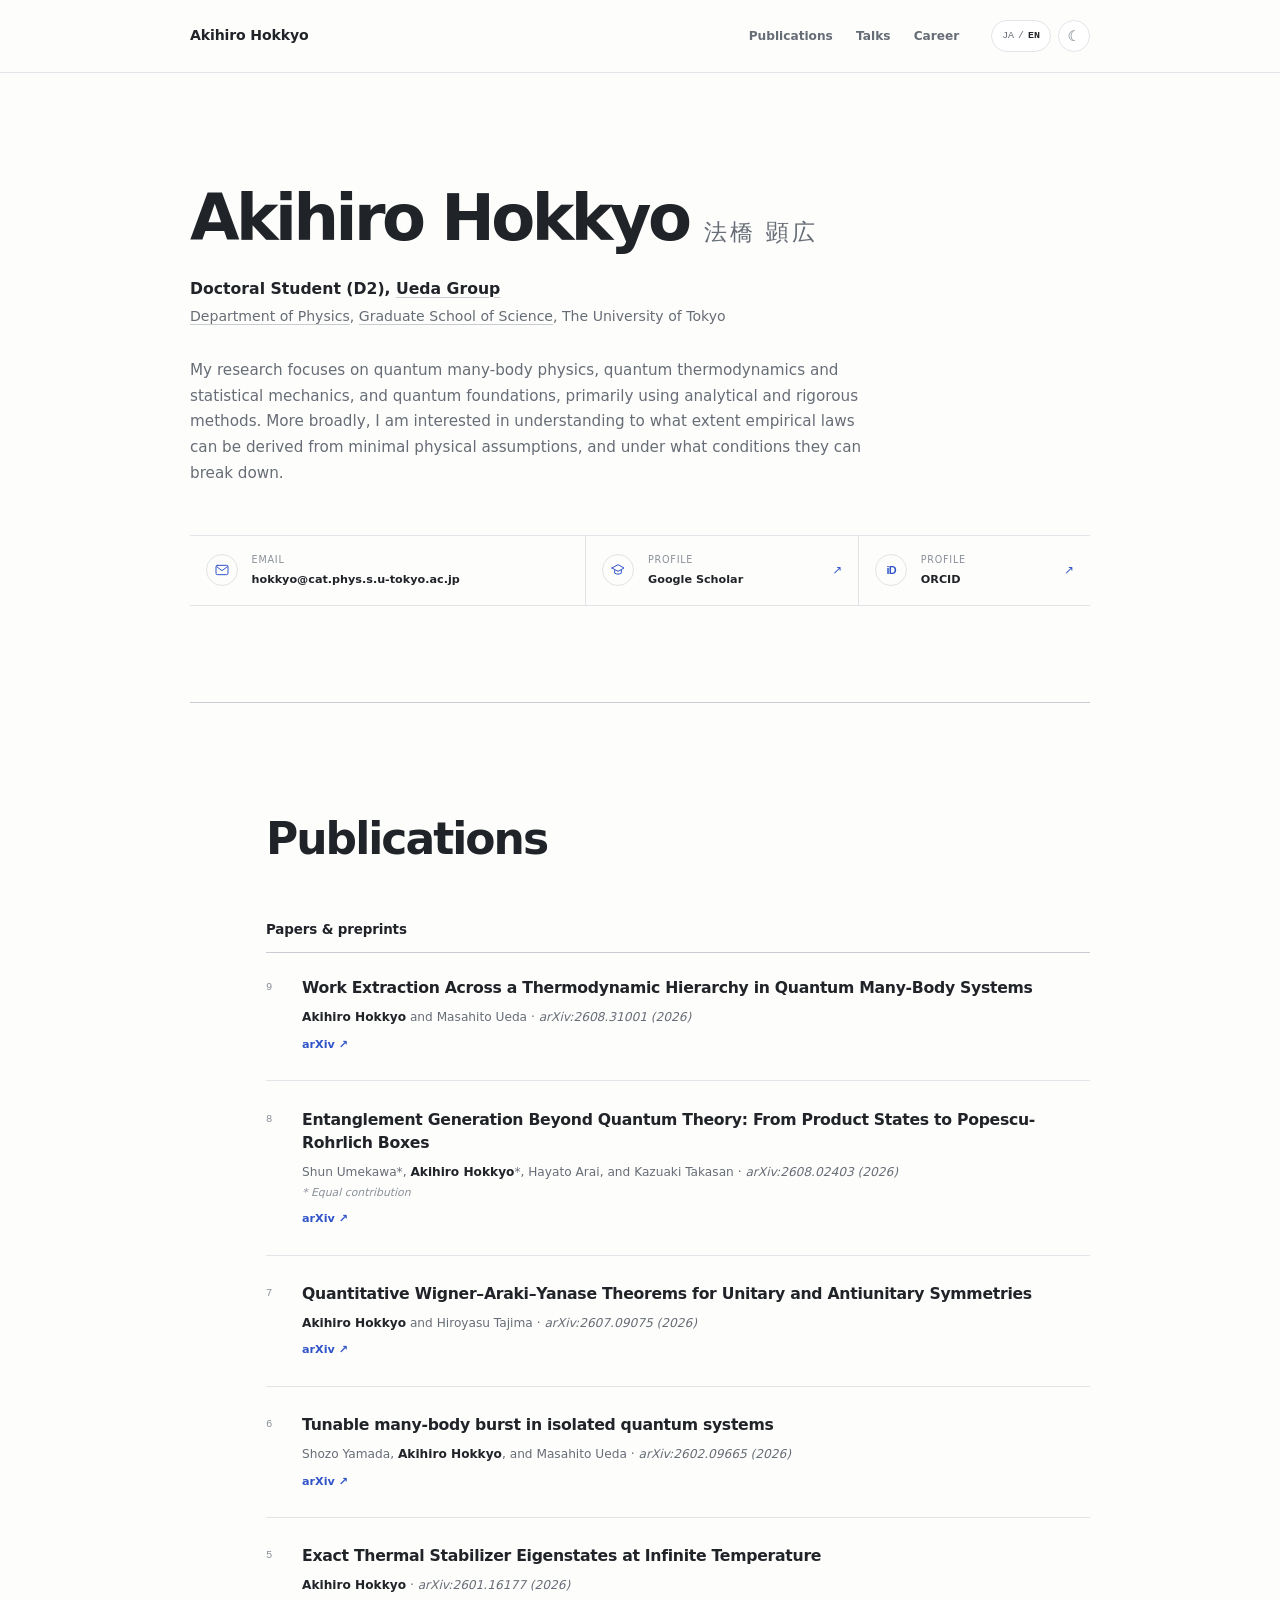
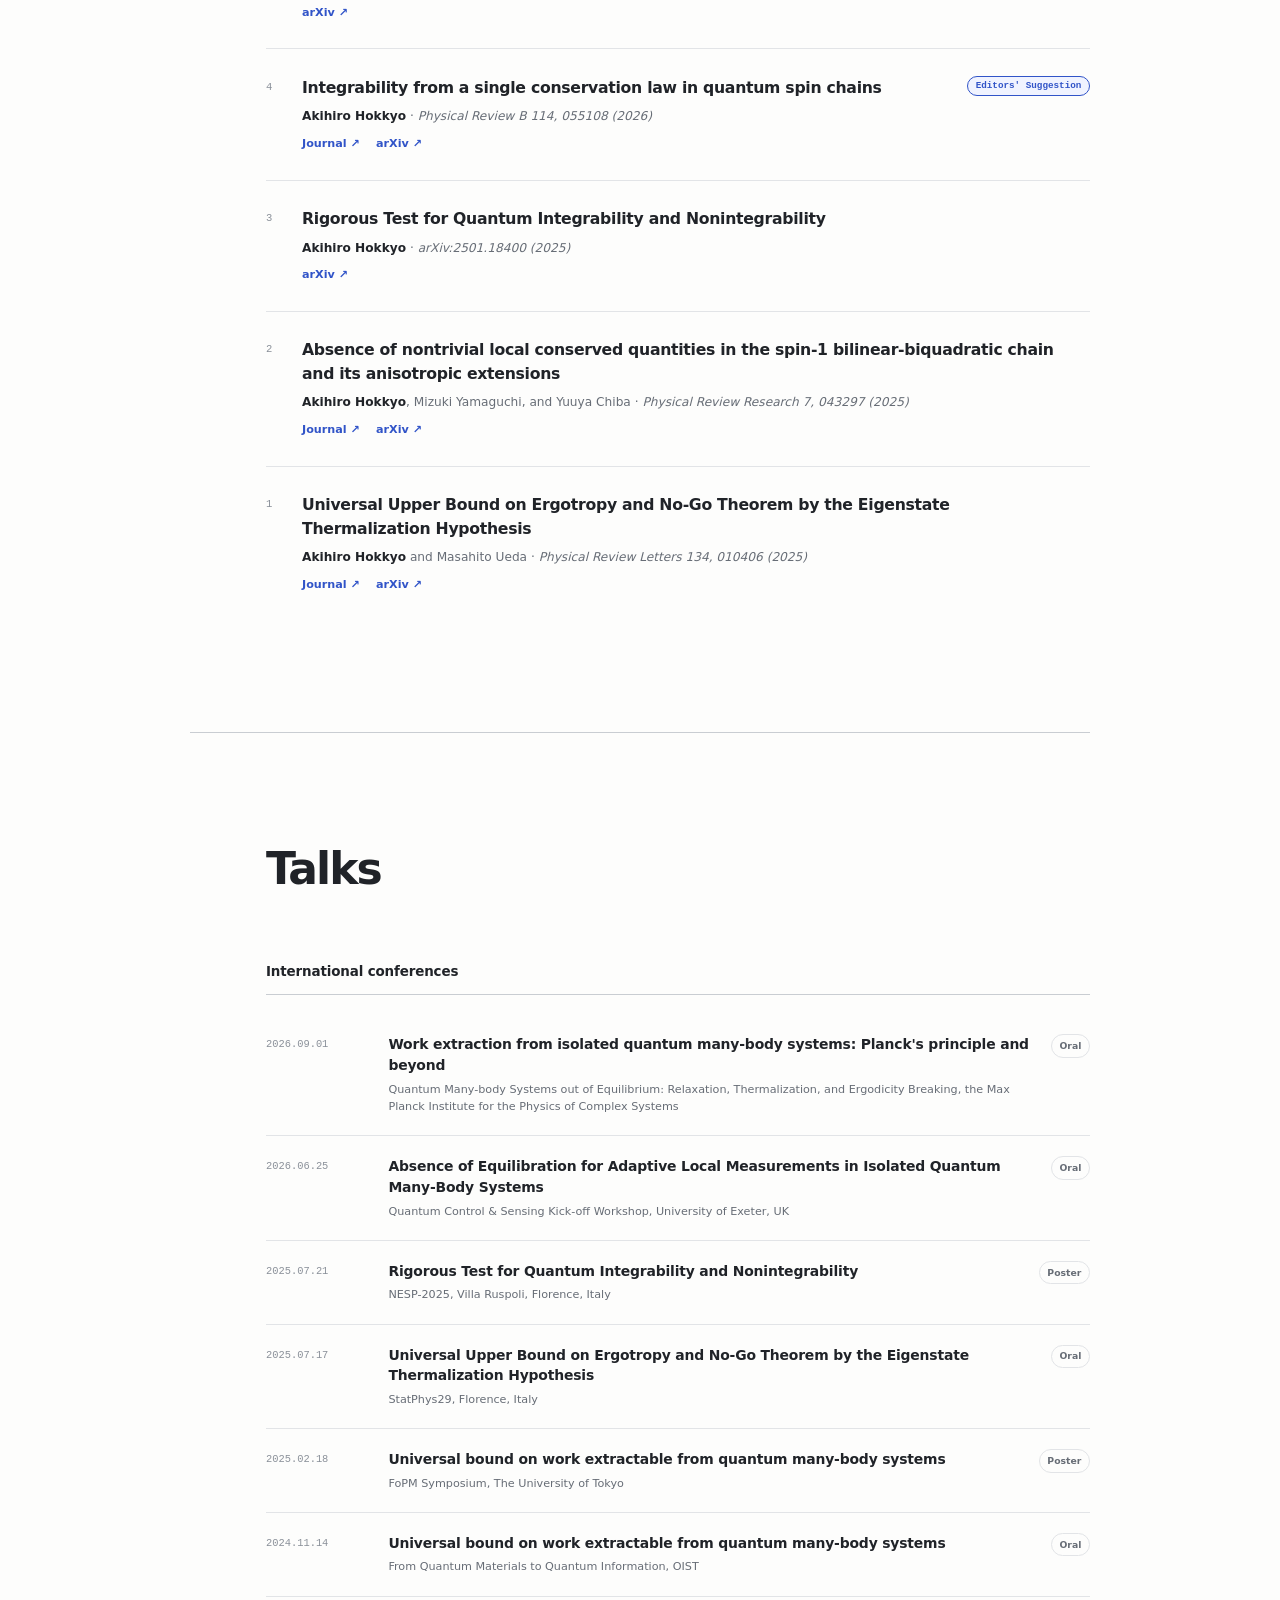
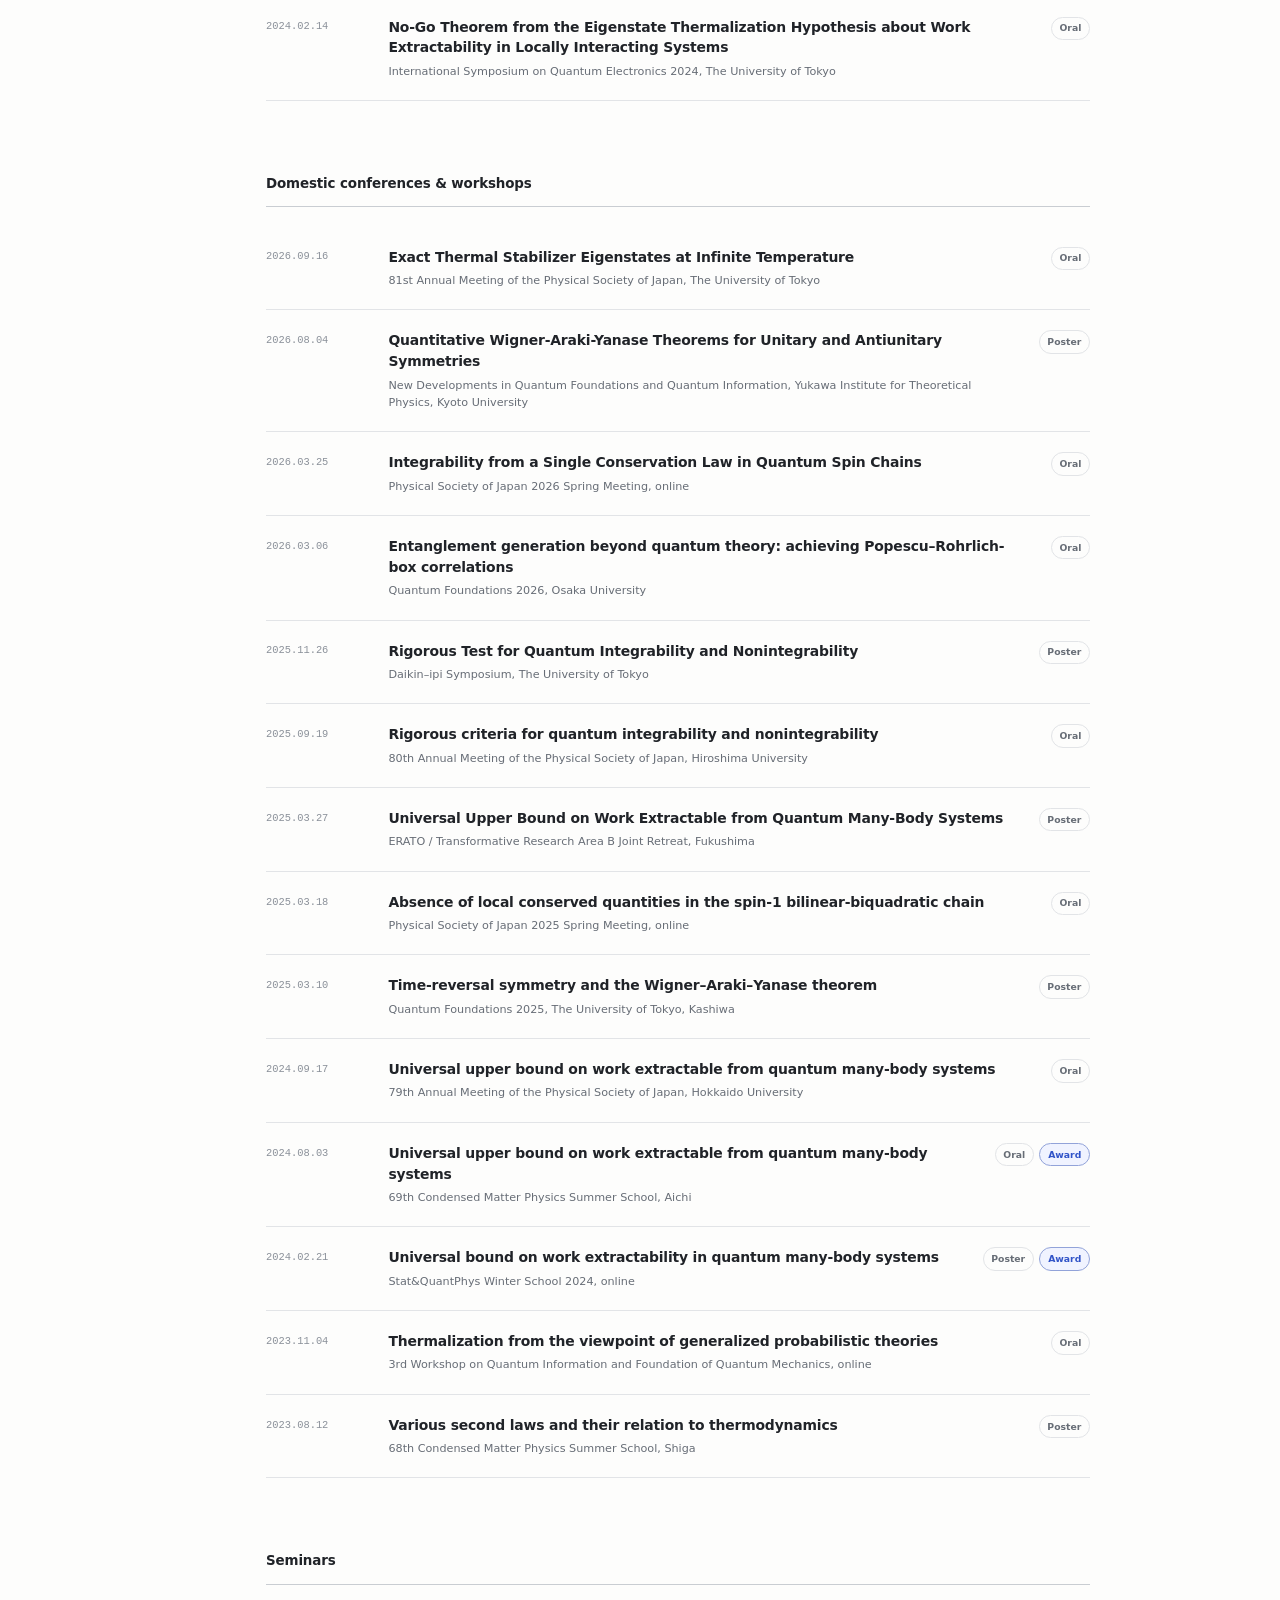
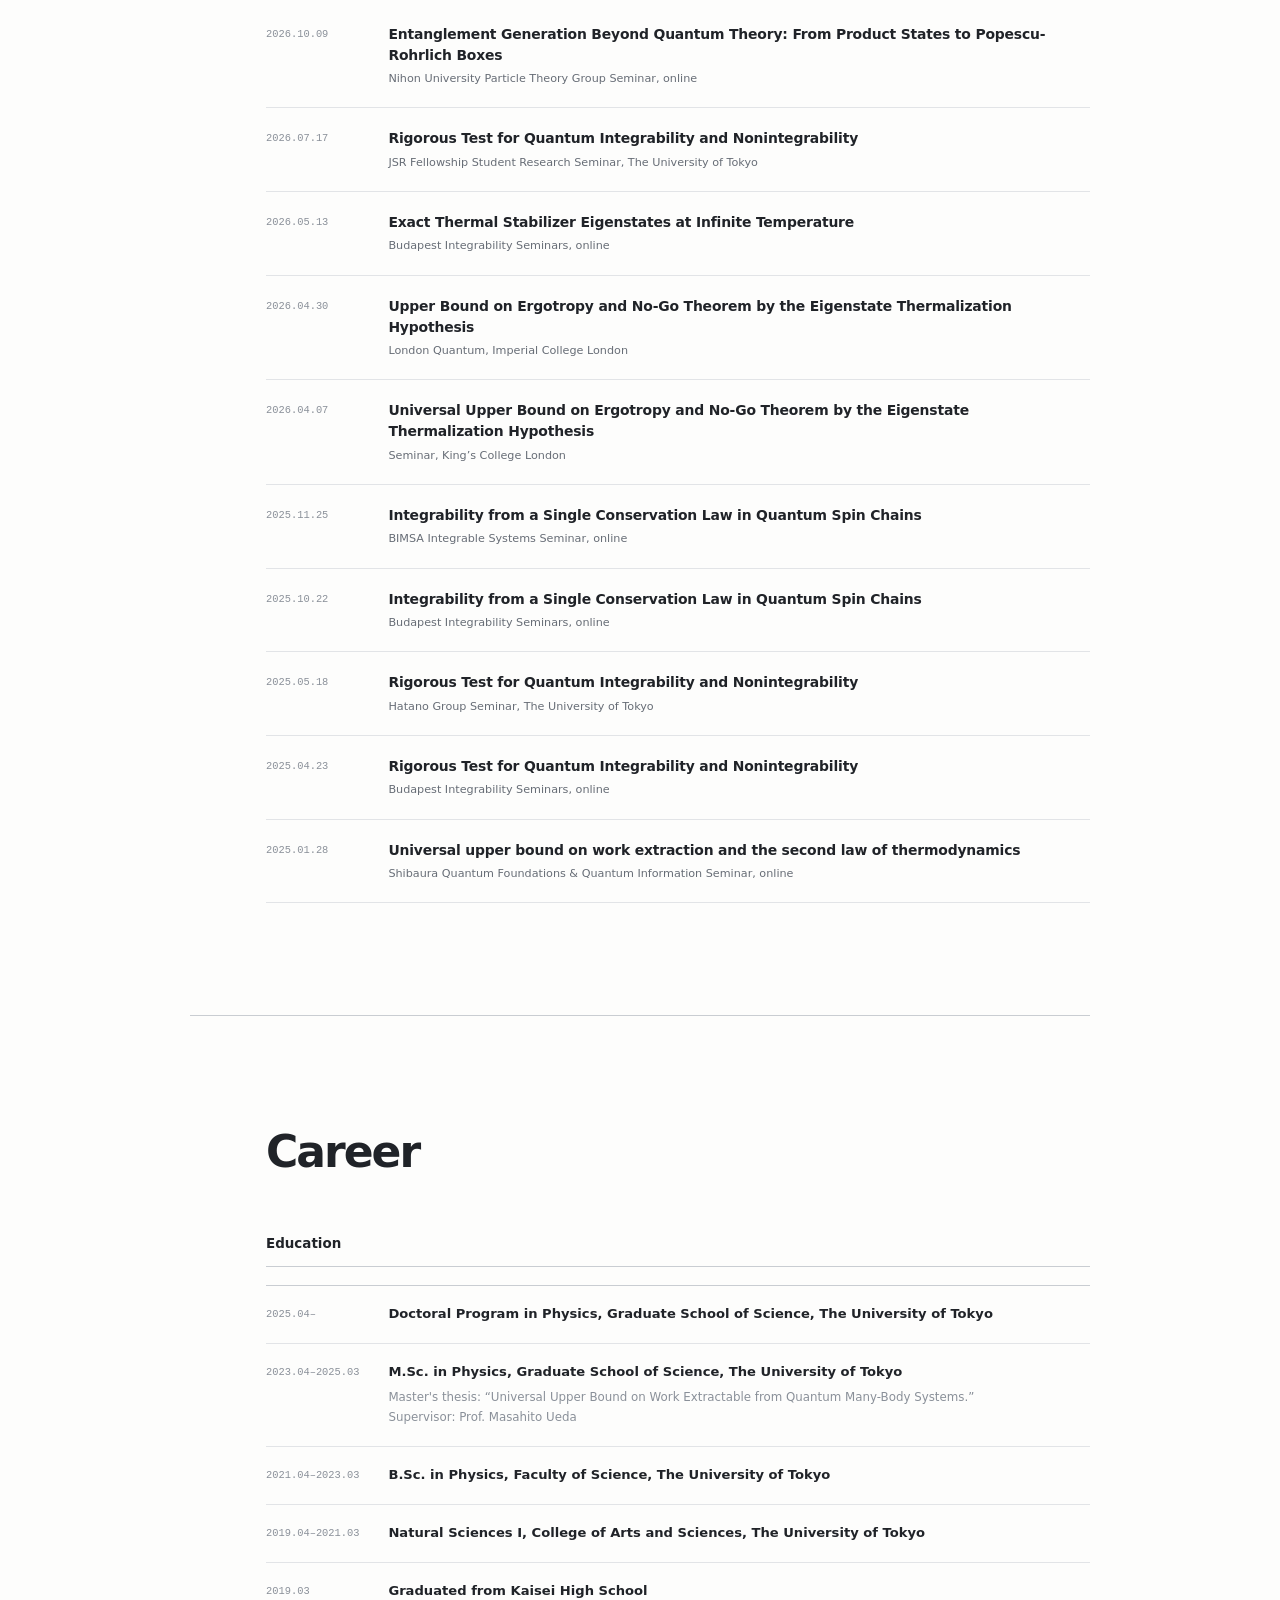
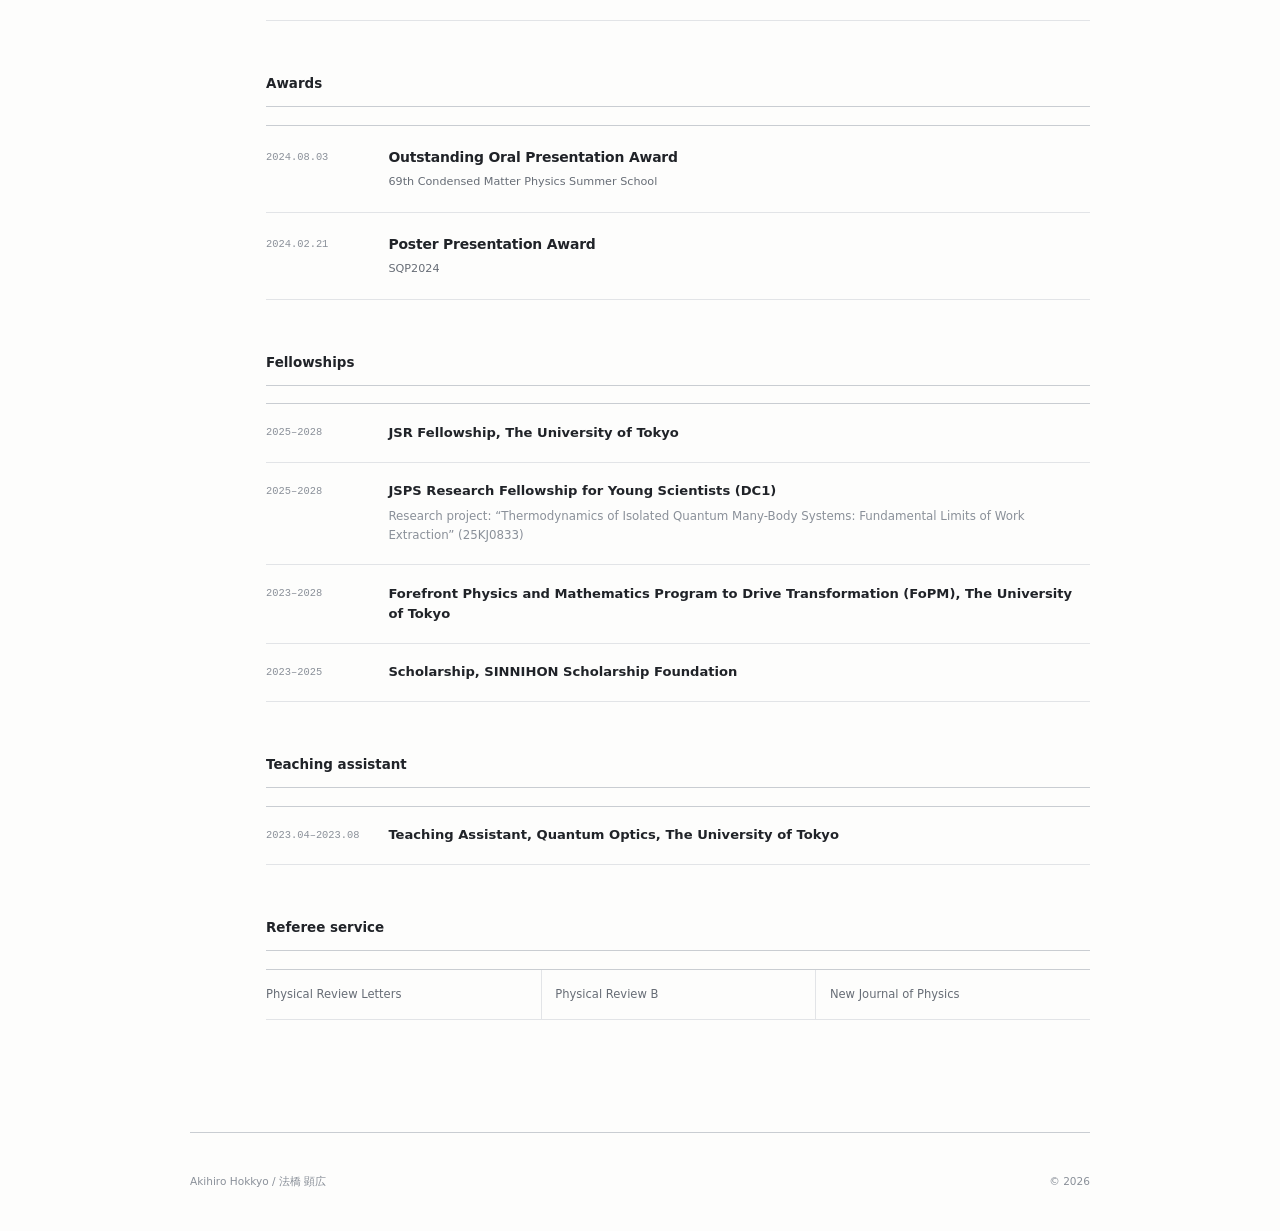
<file: index.html>
<!DOCTYPE html>
<html lang="en" data-theme="light">
  <head>
    <meta charset="UTF-8">
    <meta name="viewport" content="width=device-width, initial-scale=1">
    <meta
      name="description"
      content="Akihiro Hokkyo is a doctoral student at the University of Tokyo working on quantum many-body physics, quantum thermodynamics, and quantum foundations."
    >
    <meta property="og:type" content="profile">
    <meta property="og:title" content="Akihiro Hokkyo | Theoretical Physics">
    <meta
      property="og:description"
      content="Research in quantum many-body physics, quantum thermodynamics and statistical mechanics, and quantum foundations."
    >
    <meta property="og:locale" content="en_US">
    <meta property="og:locale:alternate" content="ja_JP">
    <meta name="twitter:card" content="summary">
    <meta
      name="theme-color"
      content="#fdfdfc"
      media="(prefers-color-scheme: light)"
    >
    <meta
      name="theme-color"
      content="#151719"
      media="(prefers-color-scheme: dark)"
    >
    <link rel="canonical" href="https://akihiro-hokkyo.github.io/">
    <title>Akihiro Hokkyo (法橋 顕広) | Theoretical Physics</title>
    <link rel="icon" href="./assets/favicon.svg" type="image/svg+xml">
    <link rel="stylesheet" href="./styles.css">
    <script src="./content.js" defer></script>
    <script src="./script.js" defer></script>
  </head>
  <body>
    <a class="skip-link" href="#main-content" data-copy="skip"
      >Skip to content</a
    >

    <header class="site-header">
      <div class="header-inner">
        <a class="brand" href="#top" aria-label="Akihiro Hokkyo — home">
          Akihiro Hokkyo
        </a>
        <nav
          class="site-nav"
          id="primary-navigation"
          aria-label="Primary navigation"
        >
          <a href="#publications" data-copy="nav.publications">Publications</a>
          <a href="#talks" data-copy="nav.talks">Talks</a>
          <a href="#career" data-copy="nav.career">Career</a>
        </nav>
        <div class="header-actions">
          <button
            class="language-toggle"
            id="language-toggle"
            type="button"
            aria-label="日本語に切り替える"
          >
            <span data-language="ja">JA</span>
            <span aria-hidden="true">/</span>
            <span data-language="en">EN</span>
          </button>
          <button
            class="theme-toggle"
            id="theme-toggle"
            type="button"
            aria-label="Use dark mode"
            title="Use dark mode"
          >
            <span aria-hidden="true">☾</span>
          </button>
        </div>
      </div>
    </header>

    <main id="main-content" class="page-shell">
      <section id="top" class="intro">
        <h1>
          Akihiro Hokkyo
          <span lang="ja">法橋 顕広</span>
        </h1>
        <p class="role" id="profile-role">Doctoral Student (D2), Ueda Group</p>
        <p class="affiliation" id="profile-affiliation">
          Department of Physics, Graduate School of Science, The University of
          Tokyo
        </p>
        <p class="intro-copy" id="profile-intro">
          My research focuses on quantum many-body physics, quantum
          thermodynamics and statistical mechanics, and quantum foundations,
          primarily using analytical and rigorous methods. More broadly, I am
          interested in understanding to what extent empirical laws can be
          derived from minimal physical assumptions, and under what conditions
          they can break down.
        </p>

        <nav
          class="profile-links"
          id="profile-links"
          aria-label="Research profiles and contact"
        >
          <a id="email-link" href="mailto:hokkyo@cat.phys.s.u-tokyo.ac.jp">
            <span class="profile-icon" aria-hidden="true">
              <svg viewBox="0 0 24 24">
                <rect x="3" y="5" width="18" height="14" rx="2"></rect>
                <path d="m4 7 8 6 8-6"></path>
              </svg>
            </span>
            <span>
              <small data-copy="email">Email</small>
              <strong id="email-text">hokkyo@cat.phys.s.u-tokyo.ac.jp</strong>
            </span>
          </a>
          <a
            id="scholar-link"
            href="https://scholar.google.com/citations?user=IoTFpAIAAAAJ"
            target="_blank"
            rel="noopener noreferrer"
          >
            <span class="profile-icon" aria-hidden="true">
              <svg viewBox="0 0 24 24">
                <path d="m3 9 9-5 9 5-9 5-9-5Z"></path>
                <path d="M7 12.5v4.1c2.8 2.2 7.2 2.2 10 0v-4.1"></path>
              </svg>
            </span>
            <span>
              <small>Profile</small>
              <strong data-copy="scholar">Google Scholar</strong>
            </span>
            <span class="link-arrow" aria-hidden="true">↗</span>
          </a>
          <a
            id="orcid-link"
            href="https://orcid.org/0009-0009-0850-3167"
            target="_blank"
            rel="noopener noreferrer"
          >
            <span class="profile-icon orcid-icon" aria-hidden="true">iD</span>
            <span>
              <small>Profile</small>
              <strong data-copy="orcid">ORCID</strong>
            </span>
            <span class="link-arrow" aria-hidden="true">↗</span>
          </a>
        </nav>
      </section>

      <section
        id="publications"
        class="content-section"
        aria-labelledby="publications-title"
      >
        <div class="section-heading">
          <h2 id="publications-title" data-copy="publications">Publications</h2>
        </div>
        <div class="subsection">
          <h3 data-copy="papers">Papers &amp; preprints</h3>
          <ol class="publication-list" id="publication-list"></ol>
        </div>
      </section>

      <section id="talks" class="content-section" aria-labelledby="talks-title">
        <div class="section-heading">
          <div>
            <h2 id="talks-title" data-copy="talks">Talks</h2>
            <p class="section-note" data-copy="talksNote"></p>
          </div>
        </div>

        <div class="talk-group" data-talk-category="international">
          <h3 data-copy="international">International conferences</h3>
          <ol class="talk-list"></ol>
        </div>
        <div class="talk-group" data-talk-category="domestic">
          <h3 data-copy="domestic">Domestic conferences &amp; workshops</h3>
          <ol class="talk-list"></ol>
        </div>
        <div class="talk-group" data-talk-category="seminar">
          <h3 data-copy="seminar">Seminars</h3>
          <ol class="talk-list"></ol>
        </div>
      </section>

      <section
        id="career"
        class="content-section"
        aria-labelledby="career-title"
      >
        <div class="section-heading">
          <h2 id="career-title" data-copy="career">Career</h2>
        </div>

        <div class="career-list">
          <section class="career-group">
            <h3 data-copy="education">Education</h3>
            <ul id="education-list" class="career-records"></ul>
          </section>

          <section class="career-group">
            <h3 data-copy="awards">Awards</h3>
            <ol class="award-list" id="award-list"></ol>
          </section>

          <section class="career-group">
            <h3 data-copy="fellowships">Fellowships</h3>
            <ol class="career-records" id="fellowship-list"></ol>
          </section>

          <section class="career-group">
            <h3 data-copy="teaching">Teaching assistant</h3>
            <ol class="career-records" id="teaching-list"></ol>
          </section>

          <section class="career-group">
            <h3 data-copy="referee">Referee service</h3>
            <ul class="journal-list" id="referee-list"></ul>
          </section>
        </div>
      </section>
    </main>

    <footer class="site-footer">
      <div class="footer-inner">
        <p>Akihiro Hokkyo / 法橋 顕広</p>
        <p>© <span id="current-year"></span></p>
      </div>
    </footer>
  </body>
</html>
</file>
<file: styles.css>
:root {
  --background: #fdfdfc;
  --surface: #ffffff;
  --foreground: #202328;
  --muted: #676d76;
  --subtle: #8a9099;
  --line: #e2e4e7;
  --line-strong: #c9cdd2;
  --accent: #3154c8;
  --accent-soft: #f0f3ff;
  --header: rgba(253, 253, 252, 0.9);
  --font-body:
    Inter, ui-sans-serif, system-ui, -apple-system, BlinkMacSystemFont,
    "Hiragino Kaku Gothic ProN", "Yu Gothic", "Noto Sans JP", sans-serif;
  --font-mono: "SFMono-Regular", Consolas, "Liberation Mono", monospace;
  color-scheme: light;
}

html[data-theme="dark"] {
  --background: #151719;
  --surface: #1b1e21;
  --foreground: #f0f1f2;
  --muted: #a7abb2;
  --subtle: #838992;
  --line: #30343a;
  --line-strong: #484d55;
  --accent: #9aafff;
  --accent-soft: #21283f;
  --header: rgba(21, 23, 25, 0.9);
  color-scheme: dark;
}

*,
*::before,
*::after {
  box-sizing: border-box;
}

html {
  scroll-behavior: smooth;
  scroll-padding-top: 6rem;
  background: var(--background);
}

body {
  min-width: 320px;
  margin: 0;
  background: var(--background);
  color: var(--foreground);
  font-family: var(--font-body);
  font-size: 16px;
  line-height: 1.7;
  text-rendering: optimizeLegibility;
  -webkit-font-smoothing: antialiased;
  transition:
    background-color 180ms ease,
    color 180ms ease;
}

::selection {
  background: var(--accent);
  color: var(--background);
}

a {
  color: inherit;
  text-decoration: none;
}

button {
  font: inherit;
}

a,
button {
  -webkit-tap-highlight-color: transparent;
}

a:focus-visible,
button:focus-visible {
  outline: 2px solid var(--accent);
  outline-offset: 4px;
  border-radius: 2px;
}

.skip-link {
  position: fixed;
  z-index: 100;
  top: 0.75rem;
  left: 0.75rem;
  padding: 0.6rem 0.9rem;
  background: var(--foreground);
  color: var(--background);
  font-size: 0.78rem;
  transform: translateY(-180%);
  transition: transform 150ms ease;
}

.skip-link:focus {
  transform: translateY(0);
}

.site-header {
  position: sticky;
  z-index: 50;
  top: 0;
  border-bottom: 1px solid var(--line);
  background: var(--header);
  -webkit-backdrop-filter: blur(16px);
  backdrop-filter: blur(16px);
}

.header-inner,
.page-shell,
.footer-inner {
  width: min(100% - 2.5rem, 900px);
  margin-inline: auto;
}

.header-inner {
  display: grid;
  grid-template-columns: 1fr auto auto;
  gap: 2rem;
  align-items: center;
  min-height: 4.5rem;
}

.brand {
  font-size: 0.88rem;
  font-weight: 680;
  letter-spacing: -0.01em;
}

.site-nav {
  display: flex;
  gap: 1.45rem;
  align-items: center;
  color: var(--muted);
  font-size: 0.76rem;
  font-weight: 560;
}

.site-nav a {
  position: relative;
  transition: color 150ms ease;
}

.site-nav a::after {
  position: absolute;
  right: 0;
  bottom: -0.28rem;
  left: 0;
  height: 1px;
  background: var(--foreground);
  content: "";
  transform: scaleX(0);
  transform-origin: right;
  transition: transform 150ms ease;
}

.site-nav a:hover {
  color: var(--foreground);
}

.site-nav a:hover::after {
  transform: scaleX(1);
  transform-origin: left;
}

.header-actions {
  display: flex;
  gap: 0.45rem;
  align-items: center;
}

.language-toggle,
.theme-toggle {
  display: inline-flex;
  align-items: center;
  justify-content: center;
  min-height: 2rem;
  border: 1px solid var(--line);
  background: var(--surface);
  color: var(--muted);
  cursor: pointer;
  transition:
    border-color 150ms ease,
    color 150ms ease;
}

.language-toggle:hover,
.theme-toggle:hover {
  border-color: var(--line-strong);
  color: var(--foreground);
}

.language-toggle {
  gap: 0.25rem;
  padding-inline: 0.62rem;
  border-radius: 999px;
  font-family: var(--font-mono);
  font-size: 0.62rem;
}

.language-toggle .active {
  color: var(--foreground);
  font-weight: 700;
}

.theme-toggle {
  width: 2rem;
  border-radius: 50%;
  font-size: 0.9rem;
}

.intro {
  padding-block: clamp(5rem, 10vw, 7rem) clamp(4.5rem, 8vw, 6rem);
  border-bottom: 1px solid var(--line-strong);
}

.intro h1 {
  display: flex;
  flex-wrap: wrap;
  gap: 0.7rem 1rem;
  align-items: baseline;
  margin: 0;
  font-size: clamp(2.45rem, 7vw, 4rem);
  font-weight: 580;
  letter-spacing: -0.055em;
  line-height: 1.04;
}

.intro h1 span {
  color: var(--muted);
  font-size: 0.36em;
  font-weight: 520;
  letter-spacing: 0.12em;
}

.role {
  margin: 1.5rem 0 0;
  font-size: 0.98rem;
  font-weight: 630;
}

.affiliation {
  margin: 0.18rem 0 0;
  color: var(--muted);
  font-size: 0.88rem;
}

.role a,
.affiliation a {
  text-decoration: underline;
  text-decoration-color: var(--line-strong);
  text-decoration-thickness: 1px;
  text-underline-offset: 0.18em;
  transition:
    color 150ms ease,
    text-decoration-color 150ms ease;
}

.role a:hover,
.affiliation a:hover {
  color: var(--accent);
  text-decoration-color: currentColor;
}

.intro-copy {
  max-width: 43rem;
  margin: 1.8rem 0 0;
  color: var(--muted);
  font-size: 0.95rem;
}

.profile-links {
  display: grid;
  grid-template-columns: 1.45fr 1fr 0.85fr;
  margin-top: 3rem;
  border-top: 1px solid var(--line);
  border-bottom: 1px solid var(--line);
}

.profile-links > a {
  position: relative;
  display: grid;
  grid-template-columns: 2.1rem minmax(0, 1fr) auto;
  gap: 0.75rem;
  align-items: center;
  min-width: 0;
  padding: 1rem;
  transition: background-color 150ms ease;
}

.profile-links > a + a {
  border-left: 1px solid var(--line);
}

.profile-links > a:hover {
  background: var(--accent-soft);
}

.profile-links > a:hover .link-arrow {
  transform: translate(0.12rem, -0.12rem);
}

.profile-icon {
  display: inline-flex;
  width: 2rem;
  height: 2rem;
  align-items: center;
  justify-content: center;
  border: 1px solid var(--line);
  border-radius: 50%;
  color: var(--accent);
}

.profile-icon svg {
  width: 1rem;
  height: 1rem;
  fill: none;
  stroke: currentColor;
  stroke-linecap: round;
  stroke-linejoin: round;
  stroke-width: 1.5;
}

.orcid-icon {
  font-family: Arial, sans-serif;
  font-size: 0.68rem;
  font-weight: 700;
  letter-spacing: -0.06em;
}

.profile-links small,
.profile-links strong {
  display: block;
  overflow: hidden;
  text-overflow: ellipsis;
  white-space: nowrap;
}

.profile-links small {
  color: var(--subtle);
  font-size: 0.6rem;
  font-weight: 540;
  letter-spacing: 0.08em;
  text-transform: uppercase;
}

.profile-links strong {
  margin-top: 0.08rem;
  font-size: 0.7rem;
  font-weight: 590;
}

.link-arrow {
  color: var(--accent);
  font-size: 0.72rem;
  transition: transform 150ms ease;
}

.content-section {
  padding-block: clamp(4.75rem, 9vw, 7rem);
  border-bottom: 1px solid var(--line-strong);
}

.section-heading {
  display: grid;
  grid-template-columns: minmax(0, 1fr);
  align-items: start;
  margin-bottom: 3.5rem;
  margin-left: 4.75rem;
}

.section-heading h2 {
  margin: 0;
  font-size: clamp(2rem, 5vw, 2.75rem);
  font-weight: 570;
  letter-spacing: -0.045em;
  line-height: 1.1;
}

.section-note {
  max-width: 35rem;
  margin: 0.7rem 0 0;
  color: var(--muted);
  font-size: 0.75rem;
}

.subsection,
.talk-group,
.career-list {
  margin-left: 4.75rem;
}

.subsection h3,
.talk-group h3 {
  margin: 0 0 1.2rem;
  padding-bottom: 0.65rem;
  border-bottom: 1px solid var(--line-strong);
  font-size: 0.84rem;
  font-weight: 650;
  letter-spacing: -0.01em;
}

.publication-list,
.talk-list,
.award-list,
.career-records,
.journal-list {
  padding: 0;
  list-style: none;
}

.publication-list {
  margin: 0;
}

.publication-list li {
  position: relative;
  padding: 0.25rem 0 1.65rem 2.25rem;
}

.publication-list li + li {
  padding-top: 1.65rem;
  border-top: 1px solid var(--line);
}

.publication-list li::before {
  position: absolute;
  top: 0.43rem;
  left: 0;
  color: var(--subtle);
  font-family: var(--font-mono);
  font-size: 0.66rem;
  content: attr(value);
}

.publication-list li + li::before {
  top: 1.83rem;
}

.publication-heading {
  display: grid;
  grid-template-columns: minmax(0, 1fr) auto;
  gap: 1.25rem;
  align-items: start;
}

.publication-badges {
  display: flex;
  flex-wrap: wrap;
  justify-content: flex-end;
  gap: 0.35rem;
}

.publication-title {
  min-width: 0;
  margin: 0;
  font-size: 0.98rem;
  font-weight: 620;
  letter-spacing: -0.018em;
  line-height: 1.5;
}

.publication-badge {
  display: inline-block;
  padding: 0.13rem 0.48rem;
  border: 1px solid var(--accent, var(--line));
  border-radius: 999px;
  background: var(--accent-soft, transparent);
  color: var(--accent, var(--subtle));
  font-family: var(--font-mono);
  font-size: 0.58rem;
  font-weight: 650;
  line-height: 1.5;
  vertical-align: 0.12rem;
  white-space: nowrap;
}

.publication-summary {
  max-width: 47rem;
  margin: 0.7rem 0 0;
  font-size: 0.82rem;
  line-height: 1.72;
}

.publication-meta {
  margin: 0.45rem 0 0;
  color: var(--muted);
  font-size: 0.76rem;
  line-height: 1.65;
}

.publication-meta strong {
  color: var(--foreground);
  font-weight: 620;
}

.publication-note {
  margin: 0.2rem 0 0;
  color: var(--subtle);
  font-size: 0.68rem;
  font-style: italic;
  line-height: 1.5;
}

.publication-links {
  display: flex;
  gap: 1rem;
  margin: 0.48rem 0 0;
}

.publication-links a {
  color: var(--accent);
  font-size: 0.7rem;
  font-weight: 620;
  text-underline-offset: 0.18rem;
}

.publication-links a:hover {
  text-decoration: underline;
}

.talk-group + .talk-group {
  margin-top: 4.5rem;
}

.talk-list {
  margin: 0;
}

.talk-list li {
  display: grid;
  grid-template-columns: 6.4rem minmax(0, 1fr) auto;
  gap: 1.25rem;
  align-items: start;
  padding: 1.25rem 0;
  border-bottom: 1px solid var(--line);
}

.talk-list time,
.award-list time {
  padding-top: 0.12rem;
  color: var(--subtle);
  font-family: var(--font-mono);
  font-size: 0.65rem;
}

.talk-title,
.award-title {
  margin: 0;
  font-size: 0.87rem;
  font-weight: 610;
  letter-spacing: -0.012em;
  line-height: 1.5;
}

.talk-venue,
.award-list li div > p:last-child {
  margin: 0.28rem 0 0;
  color: var(--muted);
  font-size: 0.7rem;
  line-height: 1.55;
}

.talk-tags {
  display: flex;
  flex-wrap: wrap;
  justify-content: flex-end;
  gap: 0.35rem;
}

.talk-tags span {
  padding: 0.18rem 0.48rem;
  border: 1px solid var(--line);
  border-radius: 999px;
  color: var(--muted);
  font-size: 0.58rem;
  font-weight: 620;
  white-space: nowrap;
}

.talk-tags .award-tag {
  border-color: color-mix(in srgb, var(--accent) 45%, var(--line));
  background: var(--accent-soft);
  color: var(--accent);
}

.career-list {
  display: grid;
  gap: 3.25rem;
}

.career-group h3 {
  margin: 0 0 1.1rem;
  padding-bottom: 0.65rem;
  border-bottom: 1px solid var(--line-strong);
  font-size: 0.84rem;
  font-weight: 650;
}

.career-entry {
  display: grid;
  grid-template-columns: 6.4rem minmax(0, 1fr);
  gap: 1.25rem;
  padding: 0.2rem 0;
}

.career-entry span {
  color: var(--subtle);
  font-size: 0.68rem;
}

.career-entry p {
  margin: 0;
  font-size: 0.83rem;
  font-weight: 570;
}

.award-list {
  margin: 0;
  border-top: 1px solid var(--line-strong);
}

.award-list li {
  display: grid;
  grid-template-columns: 6.4rem minmax(0, 1fr);
  gap: 1.25rem;
  padding: 1.35rem 0;
  border-bottom: 1px solid var(--line);
}

.career-records,
.journal-list {
  margin: 0;
  border-top: 1px solid var(--line-strong);
}

.career-records li {
  display: grid;
  grid-template-columns: 6.4rem minmax(0, 1fr);
  gap: 1.25rem;
  padding: 1.15rem 0;
  border-bottom: 1px solid var(--line);
}

.career-records span {
  padding-top: 0.1rem;
  color: var(--subtle);
  font-family: var(--font-mono);
  font-size: 0.65rem;
}

.career-records p {
  margin: 0;
  font-size: 0.82rem;
  font-weight: 570;
  line-height: 1.55;
}

.career-records .career-detail {
  margin-top: 0.35rem;
  color: var(--subtle);
  font-size: 0.74rem;
  font-weight: 400;
  line-height: 1.65;
}

.journal-list {
  display: grid;
  grid-template-columns: repeat(3, minmax(0, 1fr));
}

.journal-list li {
  padding: 1rem 0.85rem;
  border-bottom: 1px solid var(--line);
  color: var(--muted);
  font-size: 0.72rem;
  line-height: 1.5;
}

.journal-list li:first-child {
  padding-left: 0;
}

.journal-list li + li {
  border-left: 1px solid var(--line);
}

.site-footer {
  padding-block: 2.5rem;
}

.footer-inner {
  display: flex;
  justify-content: space-between;
  gap: 2rem;
  color: var(--subtle);
  font-size: 0.66rem;
}

.footer-inner p {
  margin: 0;
}

@media (max-width: 720px) {
  html {
    scroll-padding-top: 7rem;
  }

  .header-inner {
    grid-template-columns: 1fr auto;
    gap: 0.7rem 1rem;
    padding-block: 0.8rem 0.65rem;
  }

  .site-nav {
    grid-column: 1 / -1;
    grid-row: 2;
    gap: 1.25rem;
  }

  .header-actions {
    grid-column: 2;
    grid-row: 1;
  }

  .intro {
    padding-top: 4rem;
  }

  .intro h1 {
    display: block;
  }

  .intro h1 span {
    display: block;
    margin-top: 0.8rem;
    font-size: 0.36em;
  }

  .profile-links {
    grid-template-columns: 1fr;
  }

  .profile-links > a + a {
    border-top: 1px solid var(--line);
    border-left: 0;
  }

  .section-heading {
    margin-left: 0;
  }

  .subsection,
  .talk-group,
  .career-list {
    margin-left: 0;
  }

  .talk-list li,
  .award-list li,
  .career-entry,
  .career-records li {
    grid-template-columns: 1fr;
    gap: 0.45rem;
  }

  .journal-list {
    grid-template-columns: 1fr;
  }

  .journal-list li {
    padding-inline: 0;
  }

  .journal-list li + li {
    border-left: 0;
  }

  .talk-tags {
    justify-content: flex-start;
    margin-top: 0.15rem;
  }

  .footer-inner {
    flex-direction: column;
    gap: 0.3rem;
  }

  .publication-heading {
    grid-template-columns: 1fr;
    gap: 0.45rem;
  }

  .publication-badges {
    justify-content: flex-start;
    margin-top: 0.15rem;
  }
}

@media (prefers-reduced-motion: reduce) {
  html {
    scroll-behavior: auto;
  }

  *,
  *::before,
  *::after {
    transition-duration: 0.01ms !important;
  }
}

.multiline {
  white-space: pre-line;
}
</file>
